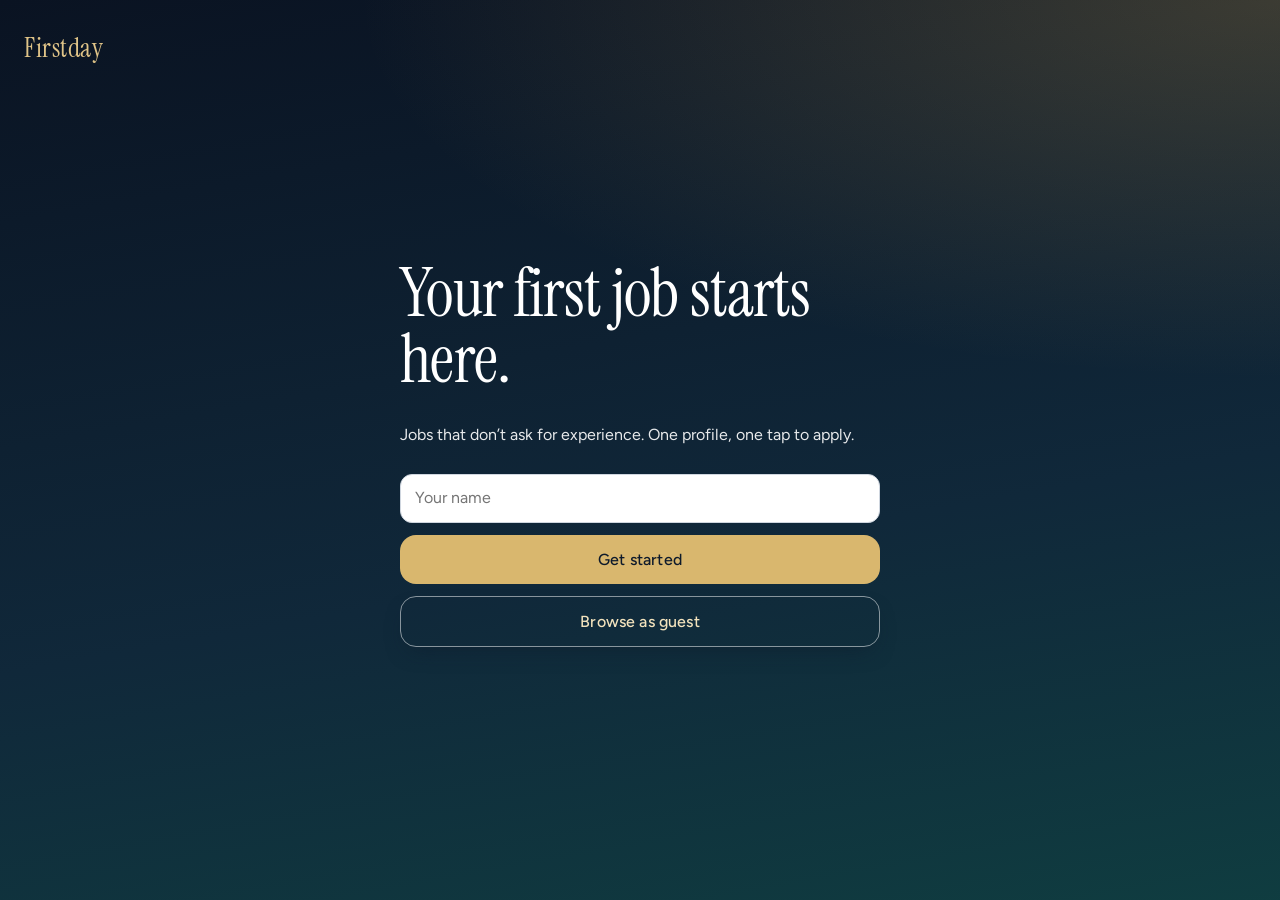
<file: index.html>
<!DOCTYPE html>
<html lang="en"><head><meta charset="utf-8"><meta name="viewport" content="width=device-width, initial-scale=1, viewport-fit=cover"><meta name="theme-color" content="#0e1a2b"><meta name="description" content="Firstday: a job portal for fresh graduates. Find entry-level jobs, build a profile, upload a resume and track applications."><meta name="mobile-web-app-capable" content="yes"><meta name="apple-mobile-web-app-capable" content="yes"><title>Firstday: Jobs for freshers</title><link rel="icon" href="favicon.svg"><link rel="manifest" href="manifest.webmanifest"><link rel="stylesheet" href="https://fonts.googleapis.com/css2?family=Instrument+Serif:ital@0;1&family=Figtree:wght@400;500;600&display=swap"><link rel="stylesheet" href="css/app.css"></head>
<body><div class="app" id="app"></div><noscript>Firstday needs JavaScript to run.</noscript><script src="js/app.js"></script></body></html>
</file>
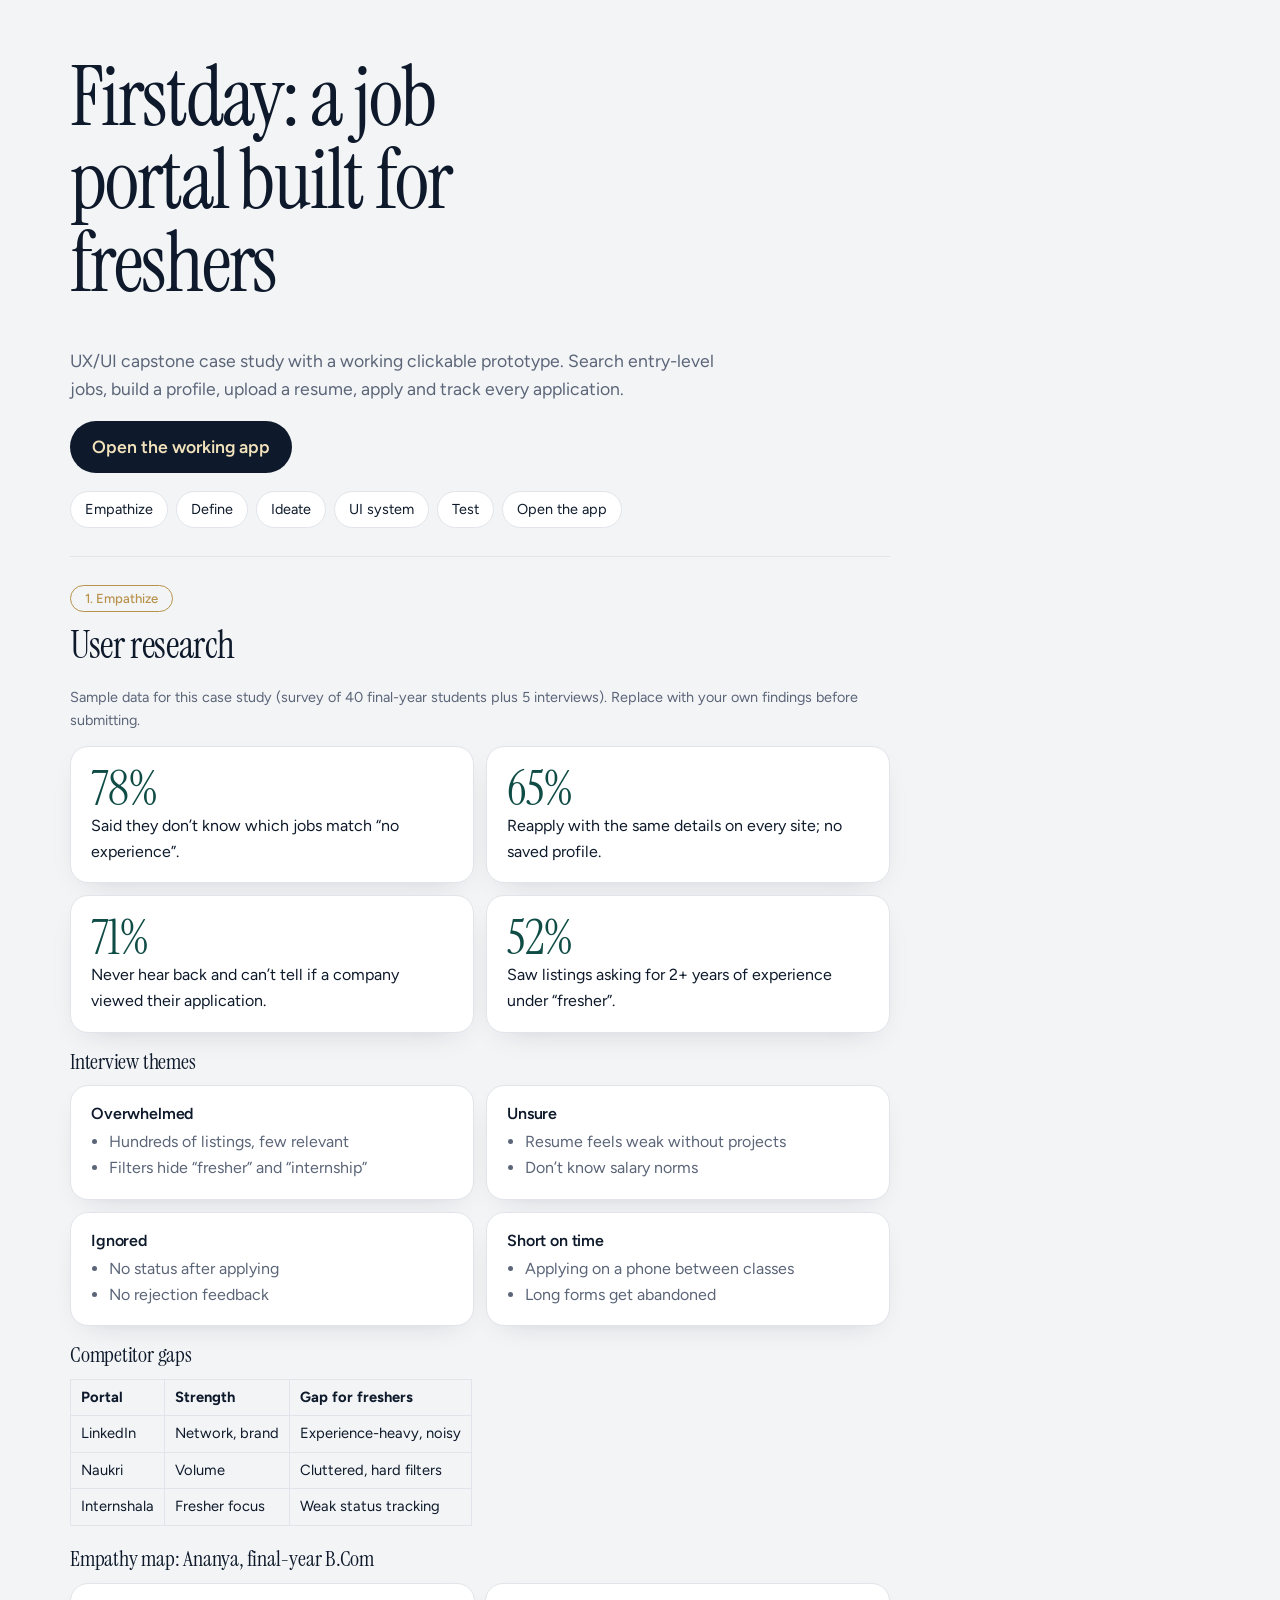
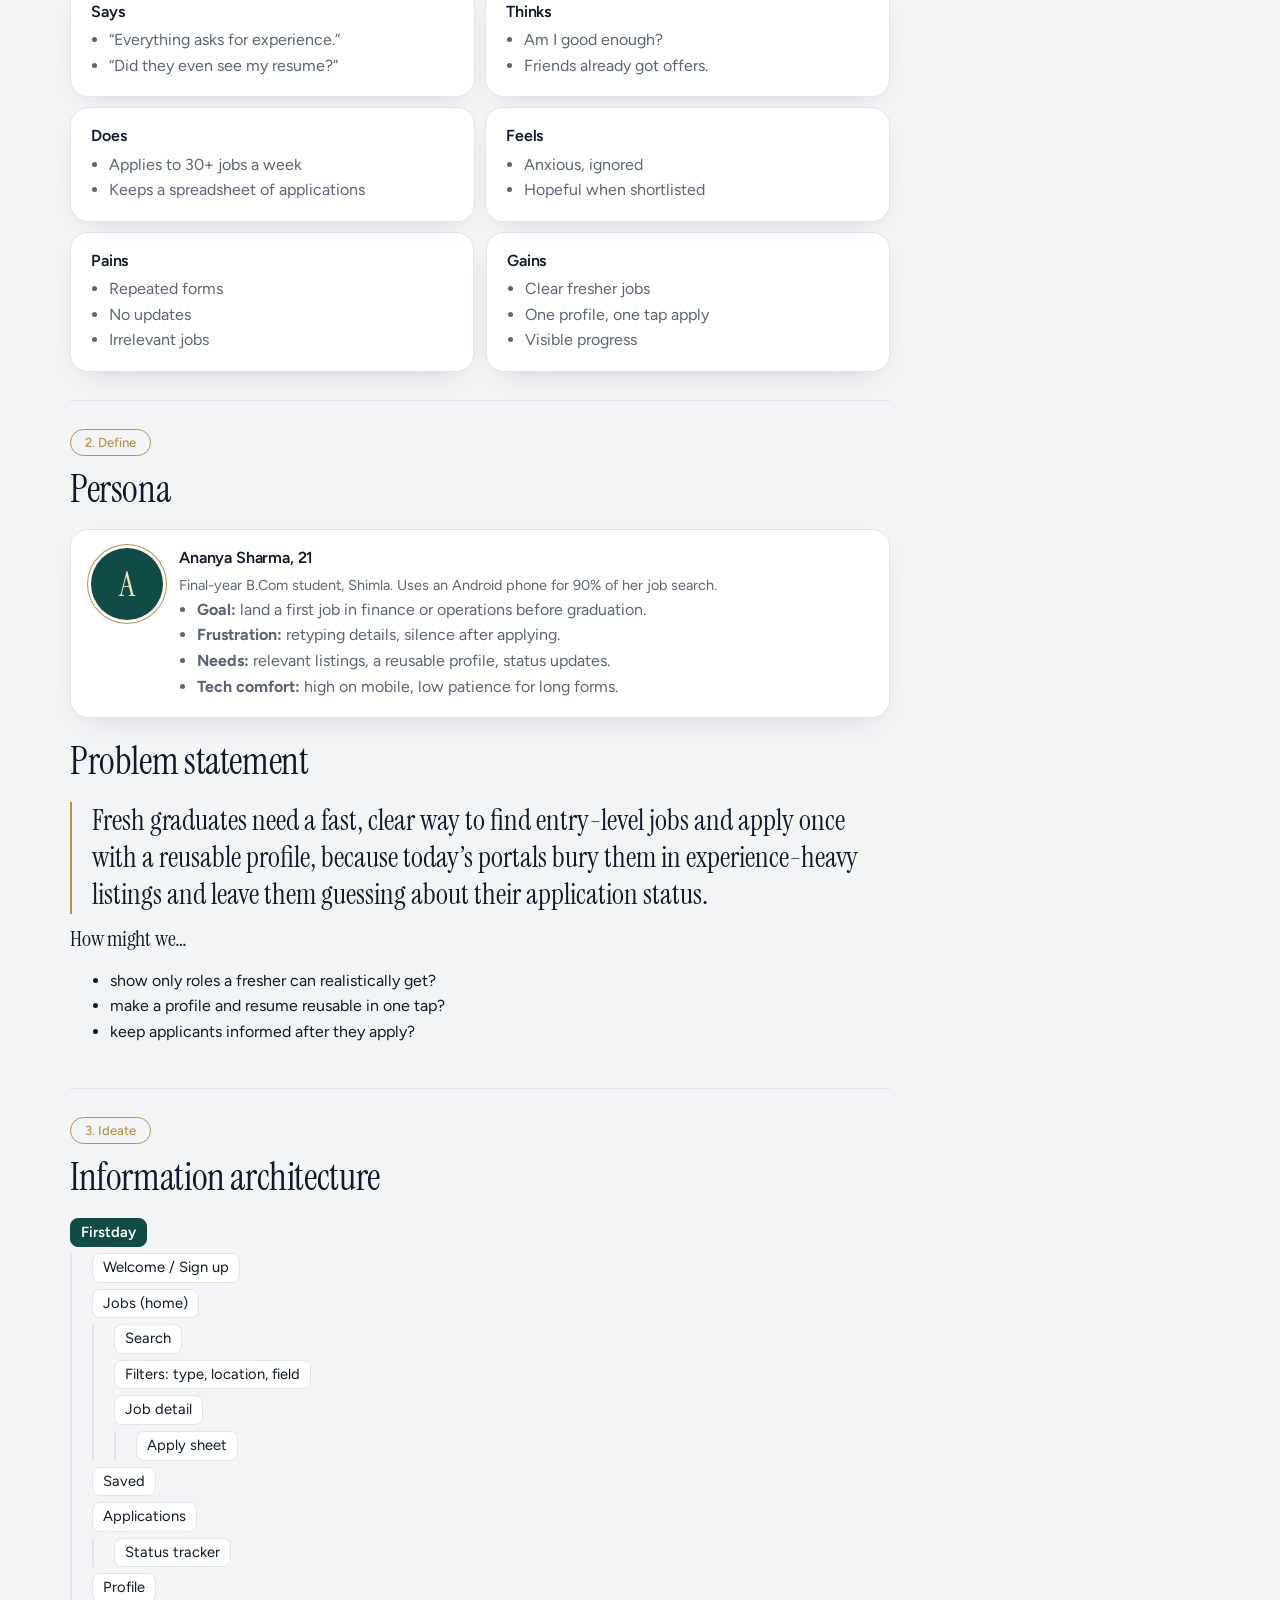
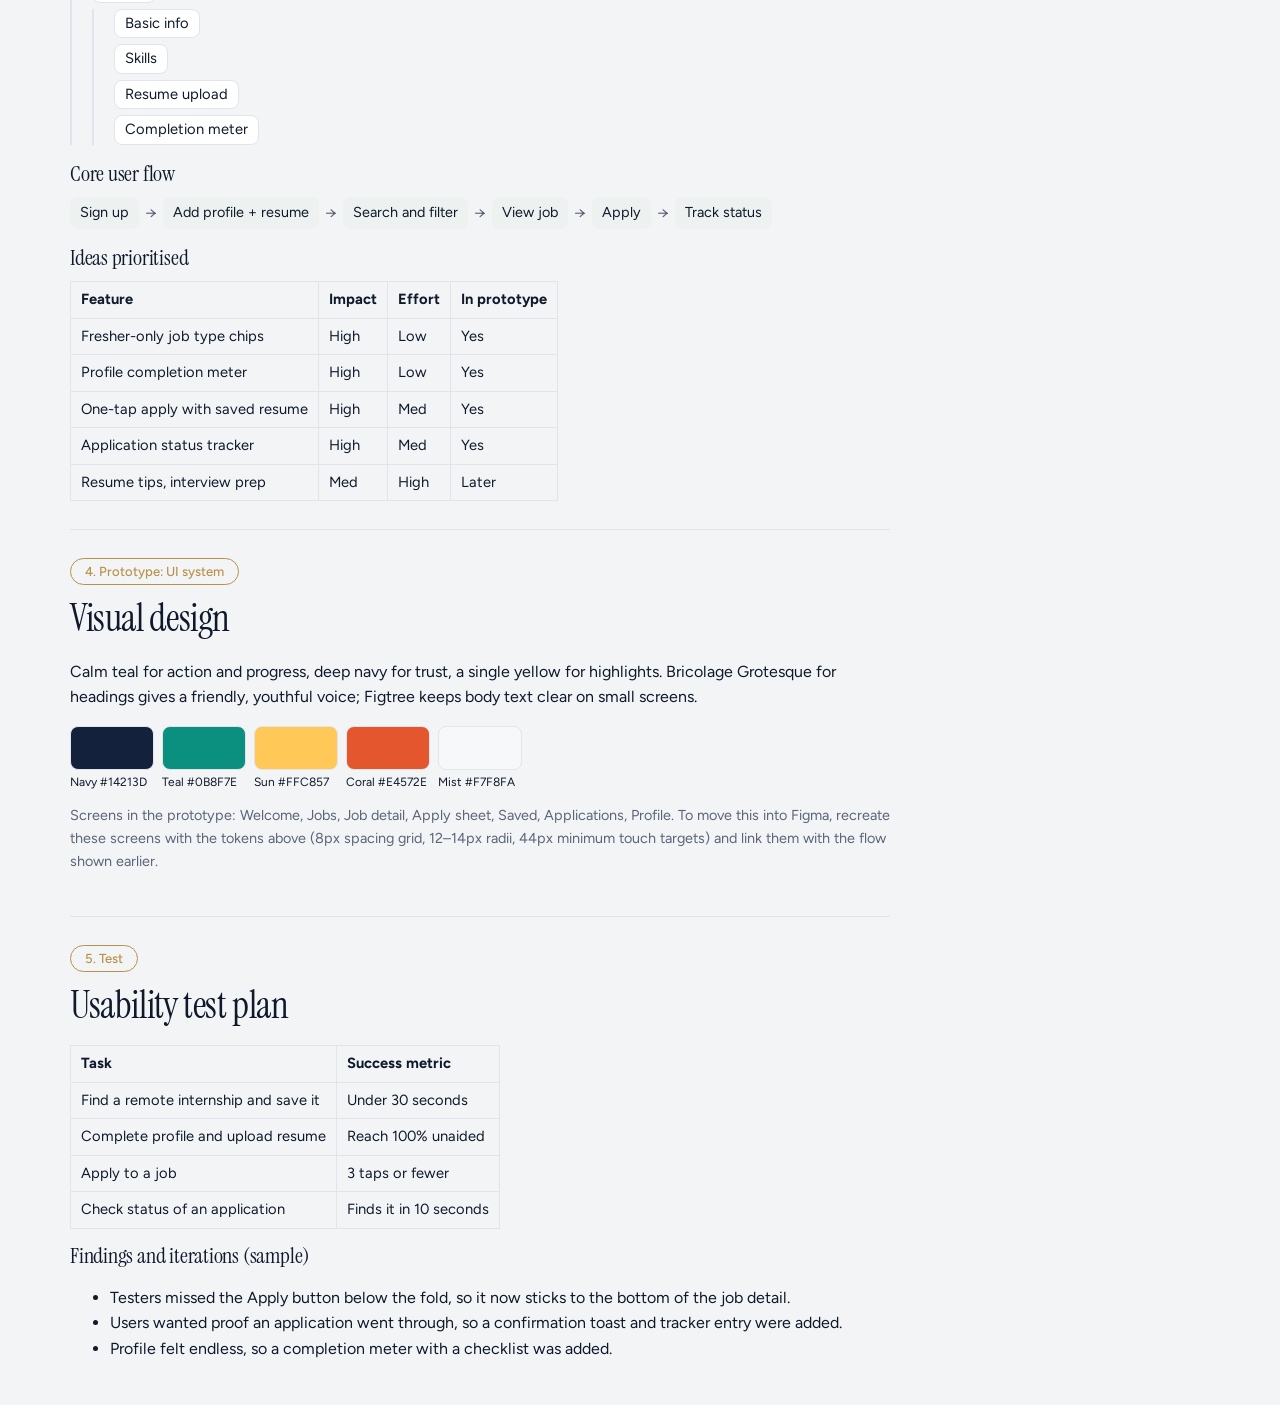
<file: case-study.html>
<!DOCTYPE html>
<html lang="en"><head><meta charset="utf-8"><meta name="viewport" content="width=device-width, initial-scale=1, viewport-fit=cover"><meta name="theme-color" content="#0e1a2b"><title>Firstday: UX/UI Case Study</title><link rel="icon" href="favicon.svg"><link rel="stylesheet" href="https://fonts.googleapis.com/css2?family=Instrument+Serif:ital@0;1&family=Figtree:wght@400;500;600&display=swap"><link rel="stylesheet" href="css/case-study.css"></head>
<body><div class="wrap">
<header class="hero">
  <h1>Firstday: a job portal built for freshers</h1>
  <p>UX/UI capstone case study with a working clickable prototype. Search entry-level jobs, build a profile, upload a resume, apply and track every application.</p>
  <p><a class="open" href="index.html">Open the working app</a></p><nav class="toc" aria-label="Case study sections">
    <a href="#empathize">Empathize</a><a href="#define">Define</a><a href="#ideate">Ideate</a><a href="#ui">UI system</a><a href="#test">Test</a><a href="index.html">Open the app</a>
  </nav>
</header>
<div class="layout">
<main>
<section class="cs" id="empathize">
  <span class="tag">1. Empathize</span>
  <h2>User research</h2>
  <p class="note">Sample data for this case study (survey of 40 final-year students plus 5 interviews). Replace with your own findings before submitting.</p>
  <div class="grid2">
    <div class="box"><div class="stat">78%</div>Said they don’t know which jobs match “no experience”.</div>
    <div class="box"><div class="stat">65%</div>Reapply with the same details on every site; no saved profile.</div>
    <div class="box"><div class="stat">71%</div>Never hear back and can’t tell if a company viewed their application.</div>
    <div class="box"><div class="stat">52%</div>Saw listings asking for 2+ years of experience under “fresher”.</div>
  </div>
  <h3 style="margin-top:18px">Interview themes</h3>
  <div class="grid2">
    <div class="box"><h3>Overwhelmed</h3><ul><li>Hundreds of listings, few relevant</li><li>Filters hide “fresher” and “internship”</li></ul></div>
    <div class="box"><h3>Unsure</h3><ul><li>Resume feels weak without projects</li><li>Don’t know salary norms</li></ul></div>
    <div class="box"><h3>Ignored</h3><ul><li>No status after applying</li><li>No rejection feedback</li></ul></div>
    <div class="box"><h3>Short on time</h3><ul><li>Applying on a phone between classes</li><li>Long forms get abandoned</li></ul></div>
  </div>
  <h3 style="margin-top:18px">Competitor gaps</h3>
  <table><tr><th>Portal</th><th>Strength</th><th>Gap for freshers</th></tr>
  <tr><td>LinkedIn</td><td>Network, brand</td><td>Experience-heavy, noisy</td></tr>
  <tr><td>Naukri</td><td>Volume</td><td>Cluttered, hard filters</td></tr>
  <tr><td>Internshala</td><td>Fresher focus</td><td>Weak status tracking</td></tr></table>

  <h3 style="margin-top:22px">Empathy map: Ananya, final-year B.Com</h3>
  <div class="empathy">
    <div class="box"><h3>Says</h3><ul><li>“Everything asks for experience.”</li><li>“Did they even see my resume?”</li></ul></div>
    <div class="box"><h3>Thinks</h3><ul><li>Am I good enough?</li><li>Friends already got offers.</li></ul></div>
    <div class="box"><h3>Does</h3><ul><li>Applies to 30+ jobs a week</li><li>Keeps a spreadsheet of applications</li></ul></div>
    <div class="box"><h3>Feels</h3><ul><li>Anxious, ignored</li><li>Hopeful when shortlisted</li></ul></div>
  </div>
  <div class="grid2" style="margin-top:10px">
    <div class="box"><h3>Pains</h3><ul><li>Repeated forms</li><li>No updates</li><li>Irrelevant jobs</li></ul></div>
    <div class="box"><h3>Gains</h3><ul><li>Clear fresher jobs</li><li>One profile, one tap apply</li><li>Visible progress</li></ul></div>
  </div>
</section>

<section class="cs" id="define">
  <span class="tag">2. Define</span>
  <h2>Persona</h2>
  <div class="box persona">
    <div class="avatar" aria-hidden="true">A</div>
    <div style="flex:1;min-width:220px">
      <h3>Ananya Sharma, 21</h3>
      <p class="note" style="margin:0">Final-year B.Com student, Shimla. Uses an Android phone for 90% of her job search.</p>
      <ul style="color:var(--muted);padding-left:18px"><li><b>Goal:</b> land a first job in finance or operations before graduation.</li><li><b>Frustration:</b> retyping details, silence after applying.</li><li><b>Needs:</b> relevant listings, a reusable profile, status updates.</li><li><b>Tech comfort:</b> high on mobile, low patience for long forms.</li></ul>
    </div>
  </div>
  <h2 style="margin-top:22px">Problem statement</h2>
  <div class="pstmt">Fresh graduates need a fast, clear way to find entry-level jobs and apply once with a reusable profile, because today’s portals bury them in experience-heavy listings and leave them guessing about their application status.</div>
  <h3>How might we…</h3>
  <ul><li>show only roles a fresher can realistically get?</li><li>make a profile and resume reusable in one tap?</li><li>keep applicants informed after they apply?</li></ul>
</section>

<section class="cs" id="ideate">
  <span class="tag">3. Ideate</span>
  <h2>Information architecture</h2>
  <ul class="tree">
    <li><span>Firstday</span>
      <ul>
        <li><span>Welcome / Sign up</span></li>
        <li><span>Jobs (home)</span><ul><li><span>Search</span></li><li><span>Filters: type, location, field</span></li><li><span>Job detail</span><ul><li><span>Apply sheet</span></li></ul></li></ul></li>
        <li><span>Saved</span></li>
        <li><span>Applications</span><ul><li><span>Status tracker</span></li></ul></li>
        <li><span>Profile</span><ul><li><span>Basic info</span></li><li><span>Skills</span></li><li><span>Resume upload</span></li><li><span>Completion meter</span></li></ul></li>
      </ul>
    </li>
  </ul>
  <h3 style="margin-top:18px">Core user flow</h3>
  <div class="flow"><span>Sign up</span><i>→</i><span>Add profile + resume</span><i>→</i><span>Search and filter</span><i>→</i><span>View job</span><i>→</i><span>Apply</span><i>→</i><span>Track status</span></div>
  <h3 style="margin-top:18px">Ideas prioritised</h3>
  <table><tr><th>Feature</th><th>Impact</th><th>Effort</th><th>In prototype</th></tr>
  <tr><td>Fresher-only job type chips</td><td>High</td><td>Low</td><td>Yes</td></tr>
  <tr><td>Profile completion meter</td><td>High</td><td>Low</td><td>Yes</td></tr>
  <tr><td>One-tap apply with saved resume</td><td>High</td><td>Med</td><td>Yes</td></tr>
  <tr><td>Application status tracker</td><td>High</td><td>Med</td><td>Yes</td></tr>
  <tr><td>Resume tips, interview prep</td><td>Med</td><td>High</td><td>Later</td></tr></table>
</section>

<section class="cs" id="ui">
  <span class="tag">4. Prototype: UI system</span>
  <h2>Visual design</h2>
  <p>Calm teal for action and progress, deep navy for trust, a single yellow for highlights. Bricolage Grotesque for headings gives a friendly, youthful voice; Figtree keeps body text clear on small screens.</p>
  <div class="sw"><div><b style="background:#14213d"></b>Navy #14213D</div><div><b style="background:#0b8f7e"></b>Teal #0B8F7E</div><div><b style="background:#ffc857"></b>Sun #FFC857</div><div><b style="background:#e4572e"></b>Coral #E4572E</div><div><b style="background:#f7f8fa"></b>Mist #F7F8FA</div></div>
  <p class="note" style="margin-top:12px">Screens in the prototype: Welcome, Jobs, Job detail, Apply sheet, Saved, Applications, Profile. To move this into Figma, recreate these screens with the tokens above (8px spacing grid, 12–14px radii, 44px minimum touch targets) and link them with the flow shown earlier.</p>
</section>

<section class="cs" id="test">
  <span class="tag">5. Test</span>
  <h2>Usability test plan</h2>
  <table><tr><th>Task</th><th>Success metric</th></tr>
  <tr><td>Find a remote internship and save it</td><td>Under 30 seconds</td></tr>
  <tr><td>Complete profile and upload resume</td><td>Reach 100% unaided</td></tr>
  <tr><td>Apply to a job</td><td>3 taps or fewer</td></tr>
  <tr><td>Check status of an application</td><td>Finds it in 10 seconds</td></tr></table>
  <h3 style="margin-top:16px">Findings and iterations (sample)</h3>
  <ul><li>Testers missed the Apply button below the fold, so it now sticks to the bottom of the job detail.</li><li>Users wanted proof an application went through, so a confirmation toast and tracker entry were added.</li><li>Profile felt endless, so a completion meter with a checklist was added.</li></ul>
</section>
</main>
</div></div></body></html>
</file>
<file: css/app.css>
.tabs{display:flex;border-top:1px solid #e3e7ed;background:#fff}
.tabs button{flex:1;border:0;background:none;padding:9px 0 11px;font:500 .72rem Figtree,sans-serif;color:#5b6578;cursor:pointer}
.tabs button.on{color:#8a6a2c;font-weight:600}.tabs button em{display:block;font-style:normal;font-size:1.15rem}
.app h2{font-size:2.1rem;line-height:1.02;margin:8px 0 14px}.app h3{font:600 1rem Figtree,sans-serif;margin:0}
.app input[type=text],.app input[type=search]{width:100%;padding:11px 14px;border:1px solid #cfd6df;border-radius:12px;font:inherit;background:#fff;color:#14213d}
.chips{display:flex;gap:6px;overflow-x:auto;padding:10px 0 6px}
.chip{flex:none;border:1px solid #cfd6df;background:#fff;color:#14213d;border-radius:99px;padding:5px 12px;font:500 .8rem Figtree,sans-serif;cursor:pointer}
.chip.on{background:#0e1a2b;color:#f3e3bd;border-color:#0e1a2b}
.job{background:#fff;border:1px solid #eceef2;border-radius:20px;padding:15px;margin:12px 0;cursor:pointer;position:relative;box-shadow:0 1px 2px rgba(14,26,43,.04),0 14px 28px -16px rgba(14,26,43,.22)}
.job .logo{width:42px;height:42px;border-radius:13px;display:grid;place-items:center;color:#fff;font-weight:800;float:left;margin-right:10px}
.job small{color:#5b6578;display:block}.job .meta{clear:both;padding-top:8px;display:flex;gap:6px;flex-wrap:wrap}
.pill{background:#edf1f0;color:#0f4c45;border-radius:99px;padding:3px 10px;font-size:.72rem;font-weight:500}
.pill.y{background:#f6efdf;color:#7a5a1c}.pill.g{background:#eceff3;color:#3b465a}
.save{position:absolute;right:10px;top:10px;border:0;background:none;font-size:1.25rem;cursor:pointer;color:#e4572e}
.btn{display:block;width:100%;border:0;border-radius:16px;padding:15px;background:#0e1a2b;color:#f3e3bd;font:500 1rem Figtree,sans-serif;letter-spacing:.01em;cursor:pointer;margin-top:12px;box-shadow:0 10px 22px -10px rgba(14,26,43,.6)}
.btn.alt{background:#fff;color:#0e1a2b;border:1px solid #d9dde4;box-shadow:none}.btn:disabled{background:#b6c2c0;cursor:not-allowed}
.back{border:0;background:none;font:600 .9rem Figtree,sans-serif;color:#8a6a2c;cursor:pointer;padding:6px 0}
.bar{height:8px;background:#e3e7ed;border-radius:9px;overflow:hidden}.bar i{display:block;height:100%;background:linear-gradient(90deg,#b8924a,#e0c488);transition:width .3s}
.check{display:flex;gap:8px;font-size:.85rem;margin:4px 0;color:#5b6578}.check.ok{color:#075e53}
.steps{display:flex;gap:4px;margin:10px 0 2px}.steps i{flex:1;height:6px;border-radius:4px;background:#e3e7ed}.steps i.d{background:#b8924a}
.sheet{position:absolute;inset:0;background:rgba(10,16,30,.5);display:flex;align-items:flex-end;z-index:5}
.sheet>div{background:#fff;width:100%;border-radius:24px 24px 0 0;padding:18px 16px 22px}
.toast{position:absolute;left:16px;right:16px;bottom:78px;background:#14213d;color:#fff;padding:10px 14px;border-radius:12px;font-size:.85rem;z-index:9}
.empty{text-align:center;color:#5b6578;padding:40px 10px}
.err{color:#c23b17;font-size:.8rem;margin-top:4px}
.welcome{background:radial-gradient(120% 70% at 100% 0%,rgba(184,146,74,.28),transparent 60%),linear-gradient(170deg,#0a1322 0%,#10283a 60%,#0f4c45 130%);color:#fff;flex:1;padding:50px 24px 24px;display:flex;flex-direction:column;justify-content:flex-end}
.welcome h2{font-size:3.1rem;line-height:.98;color:#fff;margin-bottom:14px}.welcome p{opacity:.9}
.welcome input{margin-top:10px}
.hint{text-align:center;font-size:.85rem;color:var(--muted);margin-top:10px}
@media(prefers-reduced-motion:reduce){*{transition:none!important;scroll-behavior:auto!important}}

*{box-sizing:border-box}html{scroll-behavior:smooth}
body{margin:0;background:#f6f7f9;color:#0e1a2b;font:16px/1.55 Figtree,system-ui,sans-serif;-webkit-tap-highlight-color:transparent}
.app{--line:#e3e7ed;--muted:#5b6578;min-height:100dvh;display:block}
.app h1,.app h2{font-family:'Instrument Serif',Georgia,serif;font-weight:400;letter-spacing:-.01em}
button:focus-visible,input:focus-visible,.job:focus-visible,a:focus-visible,label:focus-within{outline:3px solid #b8924a;outline-offset:2px}
.side{display:none}
.main{max-width:720px;margin:0 auto;width:100%;padding:calc(env(safe-area-inset-top,0px) + 14px) 16px calc(96px + env(safe-area-inset-bottom,0px))}
.tabs{position:fixed;left:0;right:0;bottom:0;z-index:20;padding-bottom:env(safe-area-inset-bottom,0px);box-shadow:0 -10px 24px -16px rgba(14,26,43,.35)}
.tabs button em,.side nav button em{font-style:normal}
.split .det{display:none}.split.show-det .list{display:none}.split.show-det .det{display:block}
.job.sel{border-color:#b8924a;box-shadow:0 0 0 1px #b8924a}
.sheet{position:fixed;inset:0;z-index:30;display:flex;align-items:flex-end}.sheet>div{max-width:560px;margin:0 auto;padding-bottom:calc(22px + env(safe-area-inset-bottom,0px))}
.toast{position:fixed;left:16px;right:16px;max-width:420px;margin:0 auto;bottom:calc(88px + env(safe-area-inset-bottom,0px));z-index:40}
.app.is-welcome .welcome{min-height:100dvh}.welcome>div:first-child{left:24px}
.welcome>*{width:100%;max-width:480px}
@media(min-width:900px){
.app{display:grid;grid-template-columns:250px minmax(0,1fr)}.app.is-welcome{display:block}
.side{display:flex;flex-direction:column;gap:6px;position:sticky;top:0;height:100vh;padding:30px 16px;background:#0e1a2b;color:#fff}
.brand{font:400 2.1rem 'Instrument Serif',Georgia,serif;color:#e0c488;margin:0 0 26px 12px}
.side nav{display:flex;flex-direction:column;gap:4px}
.side nav button{display:flex;gap:12px;align-items:center;background:none;border:0;color:#c9d1e0;padding:11px 14px;border-radius:12px;font:500 .98rem Figtree,sans-serif;cursor:pointer;text-align:left}
.side nav button em{width:22px;text-align:center}.side nav button:hover{background:rgba(255,255,255,.06)}
.side nav button.on{background:rgba(224,196,136,.15);color:#f3e3bd}
.side .cs{margin:auto 12px 0;color:#e0c488;font-size:.9rem}
.tabs{display:none}
.main{max-width:1180px;padding:34px 40px}.main>*:not(.split){max-width:720px}
.split{display:grid;grid-template-columns:minmax(340px,430px) minmax(0,1fr);gap:30px;align-items:start}
.split .det,.split.show-det .list{display:block}
.list{max-height:calc(100vh - 68px);overflow-y:auto;padding:0 8px 0 0}
.det{position:sticky;top:34px;background:#fff;border:1px solid #eceef2;border-radius:26px;padding:30px;min-height:380px}
.back{display:none}
.sheet{align-items:center}.sheet>div{max-width:440px;border-radius:26px}
.toast{bottom:30px}
.welcome{align-items:center;justify-content:center;padding:40px}.welcome h2{font-size:4.2rem}
}
</file>
<file: css/case-study.css>
:root{--bg:#f3f4f6;--surface:#fff;--ink:#0e1a2b;--muted:#5b6578;--line:#e1e4ea;--brand:#0f4c45;--brand-ink:#fff;--sun:#b8924a;--coral:#e4572e;--soft:#edf1f0;
box-sizing:border-box;padding-top:env(safe-area-inset-top,0px);padding-bottom:env(safe-area-inset-bottom,0px)}
@media (prefers-color-scheme:dark){:root:not([data-theme="light"]){--bg:#0e1522;--surface:#162033;--ink:#eef1f6;--muted:#a3adc0;--line:#2a3650;--soft:#12332f;--brand:#6fd0bd}}
*{box-sizing:border-box}html{scroll-padding-top:env(safe-area-inset-top,0px);scroll-behavior:smooth}
body{margin:0;background:var(--bg);color:var(--ink);font:16px/1.6 Figtree,system-ui,sans-serif}
h1,h2,h3{font-family:'Instrument Serif',Georgia,serif;font-weight:400;line-height:1.1;margin:0 0 .5em;letter-spacing:-.01em}h3{font-size:1.35rem}
.wrap{max-width:1180px;margin:0 auto;padding:0 20px}
header.hero{padding:56px 0 28px}
header.hero h1{font-size:clamp(2.8rem,7vw,5.2rem);font-weight:400;max-width:13ch;letter-spacing:-.025em;line-height:1}
header.hero p{max-width:60ch;color:var(--muted);font-size:1.1rem}
nav.toc{display:flex;gap:8px;flex-wrap:wrap;margin-top:18px}
nav.toc a{padding:6px 14px;border:1px solid var(--line);border-radius:99px;color:var(--ink);text-decoration:none;font-size:.9rem;background:var(--surface)}
nav.toc a:focus-visible,button:focus-visible,input:focus-visible,a:focus-visible{outline:3px solid var(--sun);outline-offset:2px}
.layout{max-width:820px}
@media(max-width:960px){.layout{grid-template-columns:1fr}.phonecol{order:-1;position:static!important}}
.phonecol{position:sticky;top:20px;padding-bottom:30px}
section.cs{padding:28px 0;border-top:1px solid var(--line)}
section.cs h2{font-size:2.4rem}
.tag{display:inline-block;border:1px solid var(--sun);color:var(--sun);font-weight:500;padding:2px 14px;border-radius:99px;font-size:.82rem;margin-bottom:12px}
.grid2{display:grid;grid-template-columns:1fr 1fr;gap:12px}
@media(max-width:560px){.grid2{grid-template-columns:1fr}}
.box{background:var(--surface);border:1px solid var(--line);border-radius:18px;padding:18px 20px;box-shadow:0 10px 30px -18px rgba(14,26,43,.25)}
.box h3{font:600 1rem Figtree,sans-serif;margin-bottom:.4em}.box ul{margin:0;padding-left:18px;color:var(--muted)}
.stat{font:400 3rem/1 'Instrument Serif',Georgia,serif;color:var(--brand)}
.note{color:var(--muted);font-size:.9rem}
.empathy{display:grid;grid-template-columns:1fr 1fr;gap:10px;position:relative}
.persona{display:flex;gap:16px;align-items:flex-start;flex-wrap:wrap}
.avatar{width:72px;height:72px;border-radius:50%;background:var(--brand);color:#f3e3bd;box-shadow:0 0 0 3px var(--surface),0 0 0 4px var(--sun);display:grid;place-items:center;font:400 2.2rem 'Instrument Serif',Georgia,serif}
.pstmt{font:400 1.8rem/1.3 'Instrument Serif',Georgia,serif;border-left:2px solid var(--sun);padding-left:20px;margin:14px 0}
.tree,.tree ul{list-style:none;margin:0;padding-left:20px;border-left:2px solid var(--line)}
.tree{border:0;padding:0}.tree li{margin:6px 0;position:relative}
.tree li>span{display:inline-block;background:var(--surface);border:1px solid var(--line);border-radius:8px;padding:2px 10px;font-size:.92rem}
.tree>li>span{background:var(--brand);color:#fff;border-color:var(--brand);font-weight:600}
.flow{display:flex;flex-wrap:wrap;gap:6px;align-items:center}
.flow span{background:var(--soft);border-radius:8px;padding:4px 10px;font-size:.9rem}
.flow i{color:var(--muted);font-style:normal}
.sw{display:flex;gap:8px;flex-wrap:wrap}.sw div{width:84px;font-size:.75rem}.sw b{display:block;height:44px;border-radius:8px;border:1px solid var(--line);margin-bottom:3px}
table{border-collapse:collapse;width:100%;font-size:.92rem;display:block;overflow-x:auto}td,th{border:1px solid var(--line);padding:6px 10px;text-align:left;vertical-align:top}
.open{display:inline-block;background:#0e1a2b;color:#f3e3bd;padding:12px 22px;border-radius:99px;text-decoration:none;font-weight:600}
@media(prefers-reduced-motion:reduce){html{scroll-behavior:auto}}
</file>
